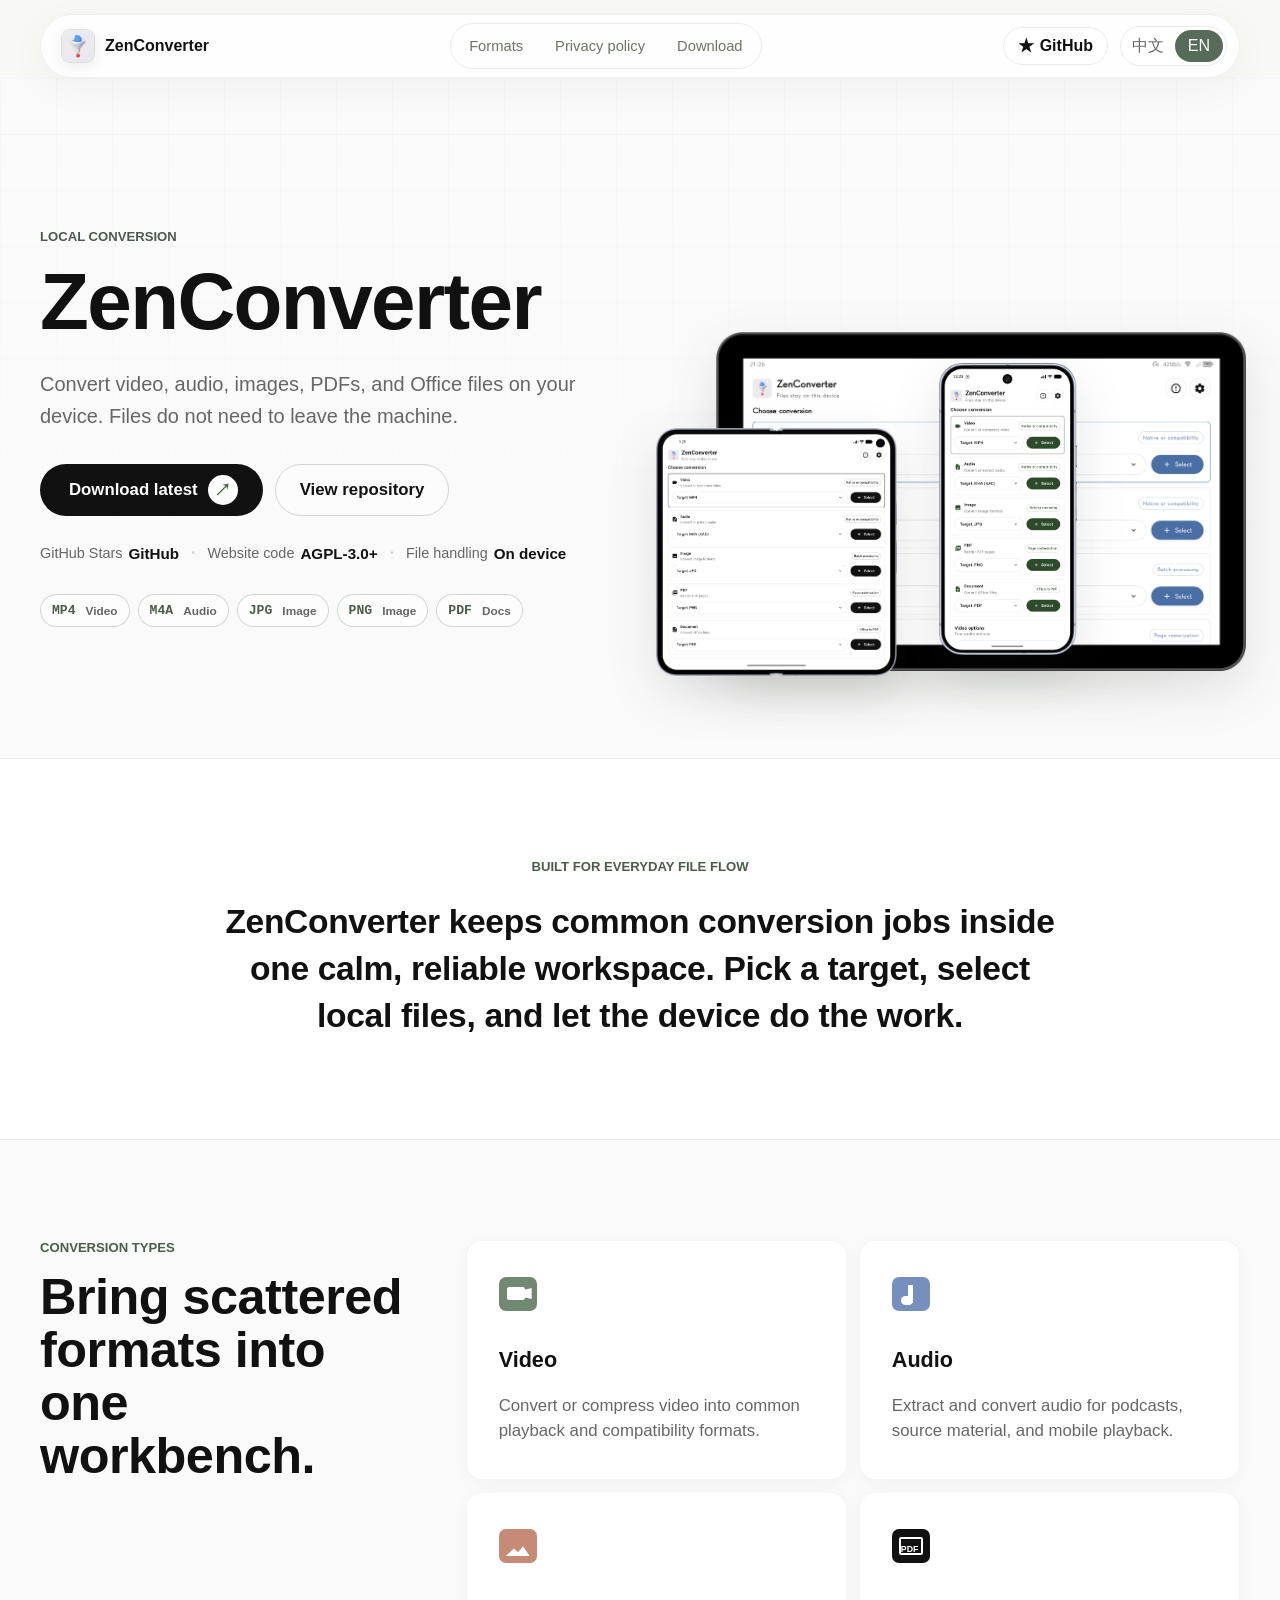
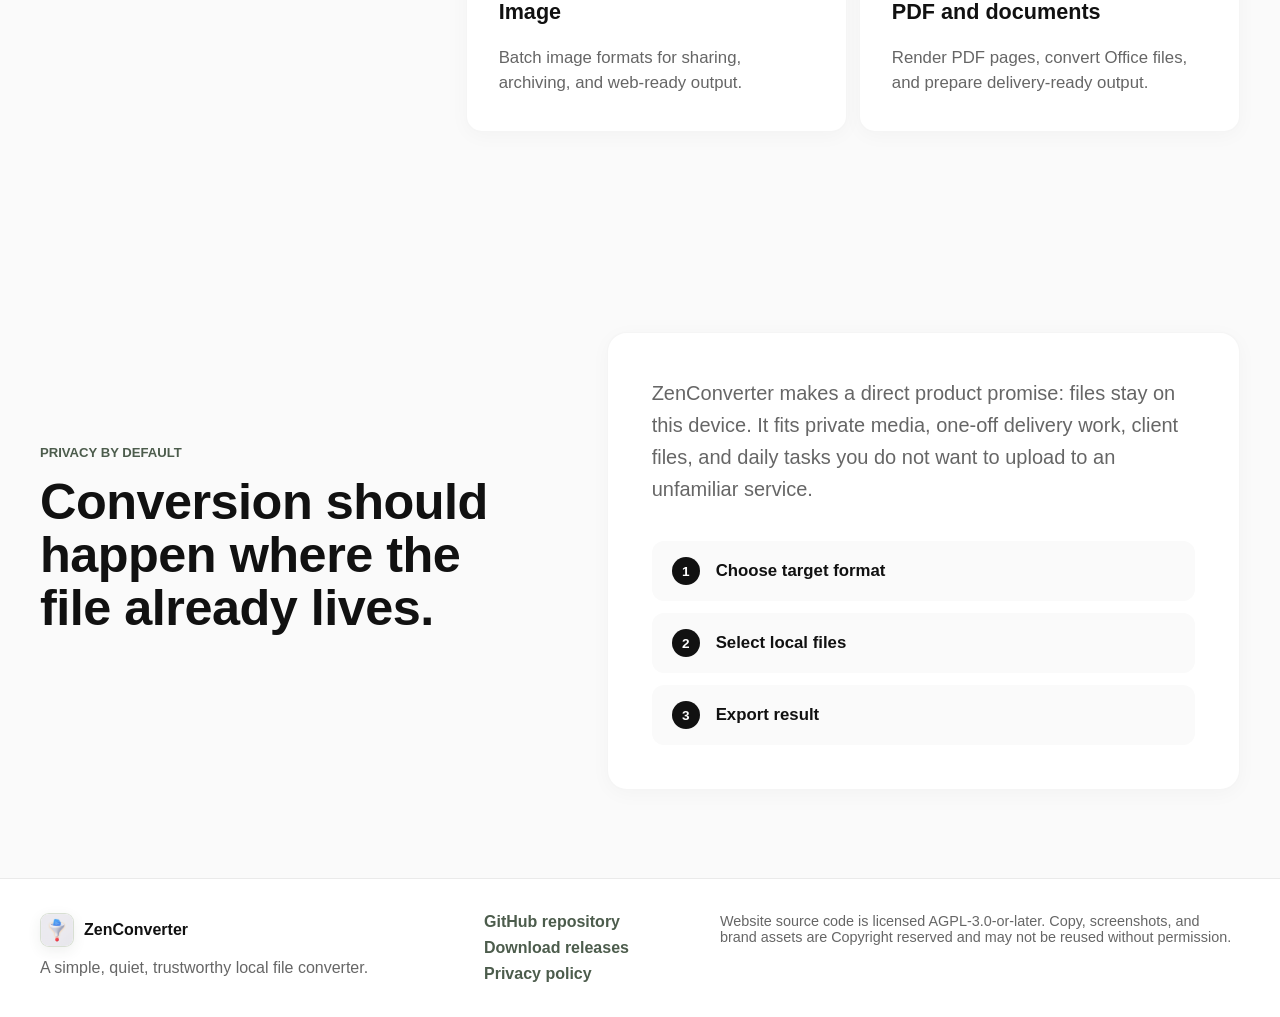
<file: index.html>
<!doctype html>
<html lang="zh-CN">
  <head>
    <meta charset="utf-8" />
    <meta name="viewport" content="width=device-width, initial-scale=1" />
    <title>ZenConverter | Local file conversion</title>
    <meta
      name="description"
      content="ZenConverter is a local file conversion app for video, audio, images, PDFs, and documents."
    />
    <meta name="theme-color" content="#f8f9f4" />
    <meta name="license" content="Website source code: AGPL-3.0-or-later. Copy, screenshots, and brand assets: all rights reserved." />
    <link rel="icon" href="./assets/brand/zenconverter-icon.png" type="image/png" />
    <link rel="apple-touch-icon" href="./assets/brand/zenconverter-icon.png" />
    <link rel="stylesheet" href="./assets/css/styles.css" />
  </head>
  <body>
    <a class="skip-link" href="#main" data-i18n="skip">跳到主要内容</a>

    <header class="site-header" aria-label="Primary">
      <nav class="nav-shell">
        <a class="brand" href="#top" aria-label="ZenConverter home">
          <img class="brand-mark" src="./assets/brand/zenconverter-icon.png" alt="" width="40" height="40" />
          <span>ZenConverter</span>
        </a>

        <div class="nav-links" aria-label="Section links">
          <a href="#formats" data-i18n="navFormats">格式</a>
          <a href="./privacy.html" data-i18n="navPrivacy">隐私政策</a>
          <a href="https://github.com/Jasonzhu1207/ZenConverter/releases" target="_blank" rel="noreferrer" data-i18n="navDownload">下载</a>
        </div>

        <div class="nav-actions">
          <a
            class="star-pill"
            href="https://github.com/Jasonzhu1207/ZenConverter"
            target="_blank"
            rel="noreferrer"
            aria-label="GitHub stars"
          >
            <span aria-hidden="true">★</span>
            <span data-stars>...</span>
          </a>
          <div class="language-toggle" aria-label="Language">
            <button type="button" data-lang-button="zh" aria-pressed="true">中文</button>
            <button type="button" data-lang-button="en" aria-pressed="false">EN</button>
          </div>
        </div>
      </nav>
    </header>

    <main id="main">
      <section class="hero" id="top" aria-labelledby="hero-title">
        <div class="shell hero-grid">
          <div class="hero-copy">
            <p class="eyebrow" data-i18n="heroEyebrow">本地格式转换</p>
            <h1 id="hero-title">ZenConverter</h1>
            <p class="hero-lede" data-i18n="heroLede">
              视频、音频、图片、PDF 和 Office 文件，在你的设备上完成转换。文件不必离开本机。
            </p>

            <div class="hero-actions" id="download">
              <a class="button primary" href="https://github.com/Jasonzhu1207/ZenConverter/releases" target="_blank" rel="noreferrer">
                <span data-i18n="downloadCta">下载最新版本</span>
                <span class="button-icon" aria-hidden="true">↗</span>
              </a>
              <a class="button secondary" href="https://github.com/Jasonzhu1207/ZenConverter" target="_blank" rel="noreferrer">
                <span data-i18n="repoCta">查看仓库</span>
              </a>
            </div>

            <ul class="proof-row" aria-label="Project signals">
              <li>
                <span class="proof-label" data-i18n="starsLabel">Stars</span>
                <strong class="proof-value" data-stars>...</strong>
              </li>
              <li class="separator" aria-hidden="true">·</li>
              <li>
                <span class="proof-label" data-i18n="licenseLabel">开源协议</span>
                <strong class="proof-value">AGPL-3.0+</strong>
              </li>
              <li class="separator" aria-hidden="true">·</li>
              <li>
                <span class="proof-label" data-i18n="privacyLabel">文件处理</span>
                <strong class="proof-value" data-i18n="privacyValue">本地设备</strong>
              </li>
            </ul>

            <ul class="format-rail" aria-label="Conversion categories">
              <li><span>MP4</span><small data-i18n="railVideo">视频</small></li>
              <li><span>M4A</span><small data-i18n="railAudio">音频</small></li>
              <li><span>JPG</span><small data-i18n="railImage">图片</small></li>
              <li><span>PNG</span><small data-i18n="railImage">图片</small></li>
              <li><span>PDF</span><small data-i18n="railOffice">文档</small></li>
            </ul>
          </div>

          <div class="hero-visual" aria-label="ZenConverter screenshots on phone, foldable, and tablet">
            <div class="device-stage">
              <img
                class="device device-pad"
                src="./assets/screenshots/zh/pad.png"
                data-src-zh="./assets/screenshots/zh/pad.png"
                data-src-en="./assets/screenshots/en/pad.png"
                data-alt-zh="ZenConverter 在横屏平板上的首页截图"
                data-alt-en="ZenConverter home screen on a landscape tablet"
                alt="ZenConverter 在横屏平板上的首页截图"
                width="2224"
                height="1421"
              />
              <img
                class="device device-fold"
                src="./assets/screenshots/zh/fold.png"
                data-src-zh="./assets/screenshots/zh/fold.png"
                data-src-en="./assets/screenshots/en/fold.png"
                data-alt-zh="ZenConverter 在 Pixel Fold 上的首页截图"
                data-alt-en="ZenConverter home screen on a Pixel Fold"
                alt="ZenConverter 在 Pixel Fold 上的首页截图"
                width="2201"
                height="2268"
              />
              <img
                class="device device-phone"
                src="./assets/screenshots/zh/phone.png"
                data-src-zh="./assets/screenshots/zh/phone.png"
                data-src-en="./assets/screenshots/en/phone.png"
                data-alt-zh="ZenConverter 在手机上的首页截图"
                data-alt-en="ZenConverter home screen on a phone"
                alt="ZenConverter 在手机上的首页截图"
                width="1410"
                height="2968"
              />
            </div>
          </div>
        </div>
      </section>

      <section class="section intro-strip" aria-label="Positioning">
        <div class="shell intro-center">
          <p class="section-kicker" data-i18n="introKicker">为日常文件流转设计</p>
          <p class="intro-text" data-i18n="introText">
            ZenConverter 把常见转换任务收在一个安静、可靠的界面里。选择目标格式，选中文件，剩下的交给本机处理。
          </p>
        </div>
      </section>

      <section class="section" id="formats" aria-labelledby="formats-title">
        <div class="shell split-section">
          <div>
            <p class="section-kicker" data-i18n="formatsKicker">转换类型</p>
            <h2 id="formats-title" data-i18n="formatsTitle">把杂乱格式收进同一个工作台。</h2>
          </div>
          <div class="feature-grid">
            <article class="feature-card">
              <span class="feature-icon video" aria-hidden="true"></span>
              <h3 data-i18n="featureVideoTitle">视频</h3>
              <p data-i18n="featureVideoBody">转换或压缩视频，快速输出常用播放和兼容格式。</p>
            </article>
            <article class="feature-card">
              <span class="feature-icon audio" aria-hidden="true"></span>
              <h3 data-i18n="featureAudioTitle">音频</h3>
              <p data-i18n="featureAudioBody">提取、转换音频，为播客、素材和移动端播放准备文件。</p>
            </article>
            <article class="feature-card">
              <span class="feature-icon image" aria-hidden="true"></span>
              <h3 data-i18n="featureImageTitle">图片</h3>
              <p data-i18n="featureImageBody">批量处理图片格式，在分享、归档和网页使用之间切换。</p>
            </article>
            <article class="feature-card">
              <span class="feature-icon pdf" aria-hidden="true"></span>
              <h3 data-i18n="featurePdfTitle">PDF 与文档</h3>
              <p data-i18n="featurePdfBody">渲染 PDF 页面，转换 Office 文件，把输出整理成可交付格式。</p>
            </article>
          </div>
        </div>
      </section>

      <section class="section privacy-section" id="privacy" aria-labelledby="privacy-title">
        <div class="shell privacy-grid">
          <div class="privacy-header">
            <p class="section-kicker" data-i18n="privacyKicker">隐私默认开启</p>
            <h2 id="privacy-title" data-i18n="privacyTitle">转换应该发生在文件所在的地方。</h2>
          </div>
          <div class="privacy-card">
            <p class="privacy-body" data-i18n="privacyBody">
              ZenConverter 的产品承诺很直接：文件留在这台设备。它适合处理私密素材、临时交付、客户文件，以及不想上传到陌生服务的日常任务。
            </p>
            <ul class="workflow">
              <li>
                <span class="step-num">1</span>
                <span data-i18n="stepOne">选择目标格式</span>
              </li>
              <li>
                <span class="step-num">2</span>
                <span data-i18n="stepTwo">选择本地文件</span>
              </li>
              <li>
                <span class="step-num">3</span>
                <span data-i18n="stepThree">导出结果</span>
              </li>
            </ul>
          </div>
        </div>
      </section>
    </main>

    <footer class="site-footer">
      <div class="shell footer-grid">
        <div>
          <a class="brand footer-brand" href="#top">
            <img class="brand-mark" src="./assets/brand/zenconverter-icon.png" alt="" width="40" height="40" />
            <span>ZenConverter</span>
          </a>
          <p data-i18n="footerTagline">一个简单、安静、可信赖的本地格式转换器。</p>
        </div>
        <div class="footer-links">
          <a href="https://github.com/Jasonzhu1207/ZenConverter" target="_blank" rel="noreferrer" data-i18n="footerRepo">GitHub 仓库</a>
          <a href="https://github.com/Jasonzhu1207/ZenConverter/releases" target="_blank" rel="noreferrer" data-i18n="footerReleases">下载发布版</a>
          <a href="./privacy.html" data-i18n="footerPrivacy">隐私政策</a>
        </div>
        <p class="legal" data-i18n="legal">
          网站代码以 AGPL-3.0-or-later 授权。文案、截图和品牌素材 Copyright 保留，未经许可不可复用。
        </p>
      </div>
    </footer>

    <script src="./assets/js/main.js" defer></script>
  </body>
</html>
</file>
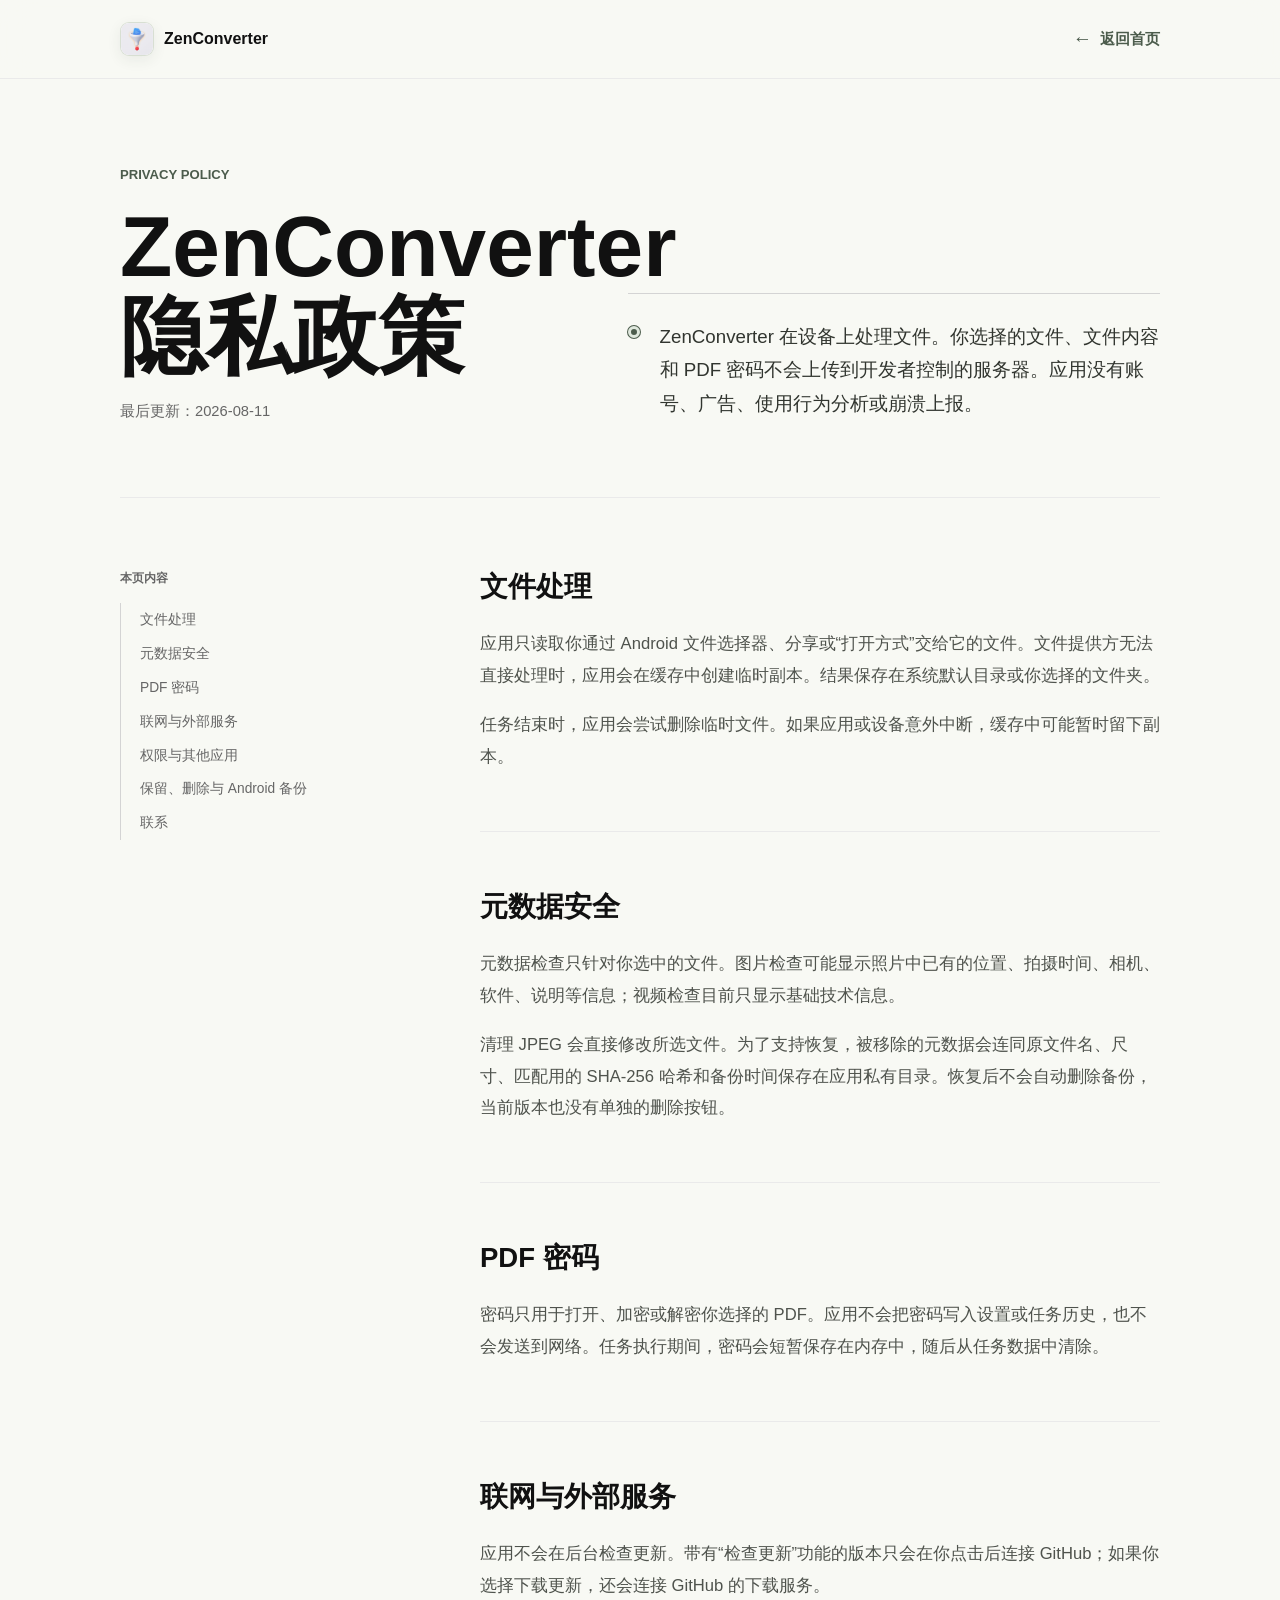
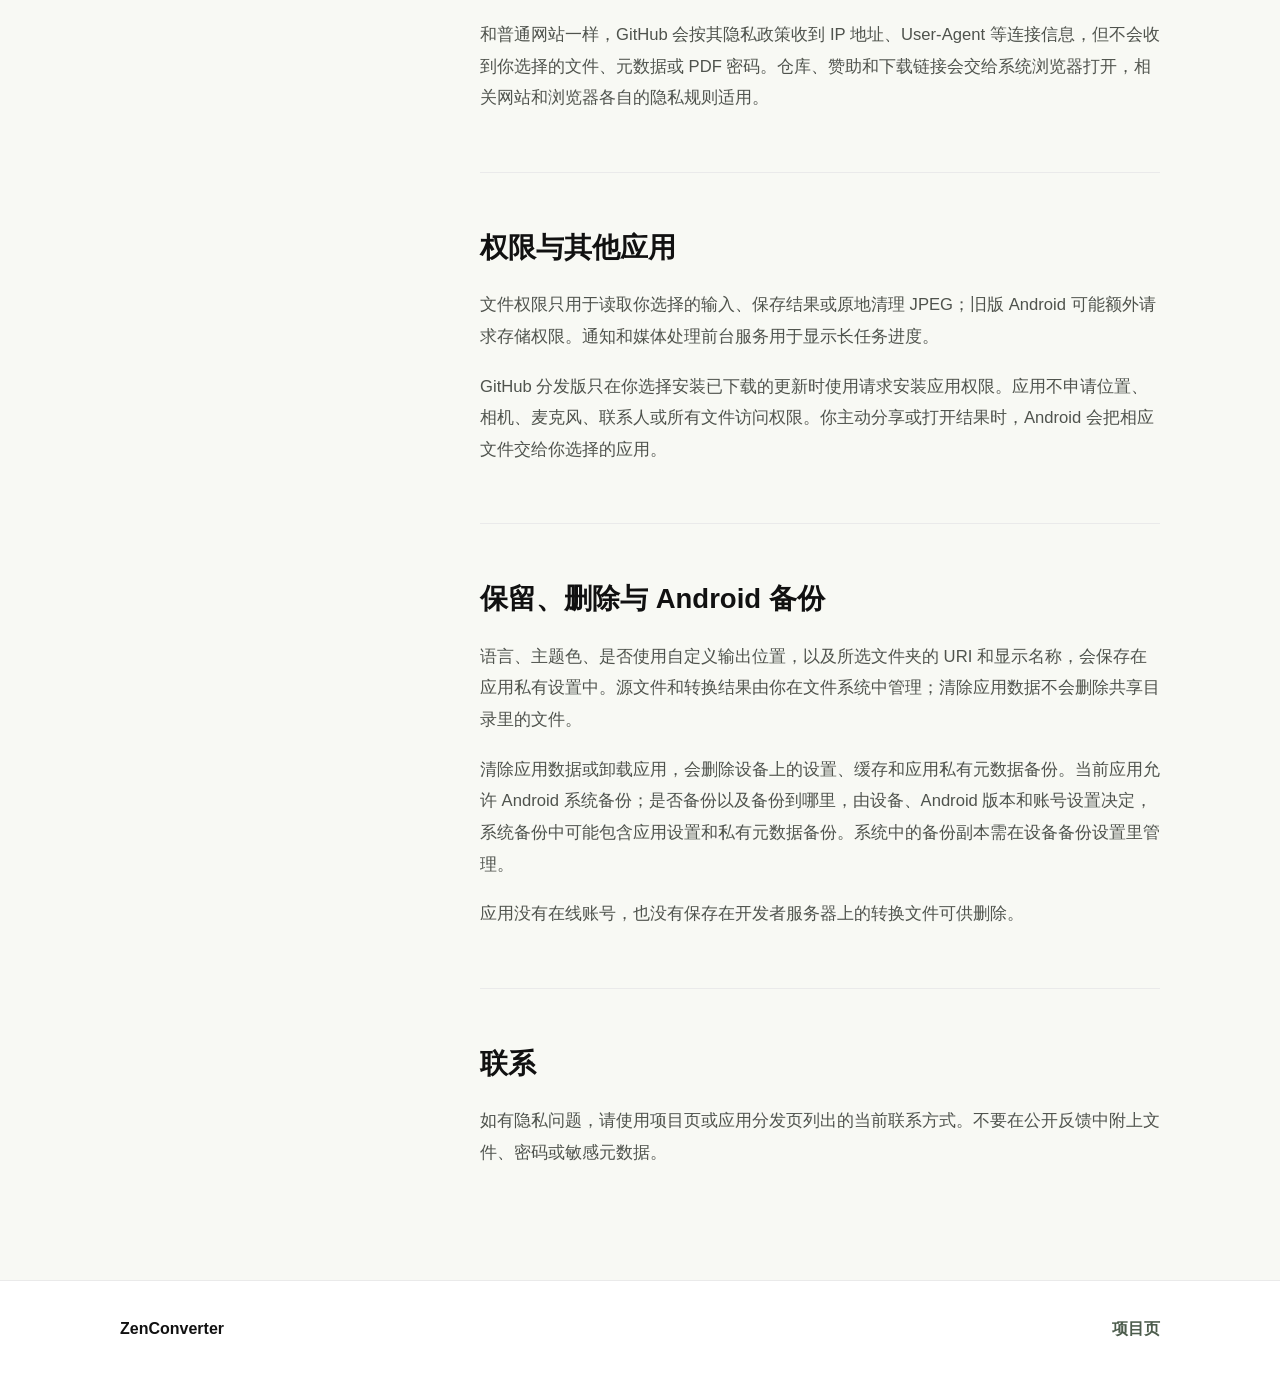
<file: privacy.html>
<!doctype html>
<html lang="zh-CN">
  <head>
    <meta charset="utf-8" />
    <meta name="viewport" content="width=device-width, initial-scale=1" />
    <title>ZenConverter 隐私政策</title>
    <meta
      name="description"
      content="ZenConverter 隐私政策：了解应用如何在设备上处理文件、元数据、PDF 密码和应用设置。"
    />
    <meta name="theme-color" content="#f8f9f4" />
    <meta name="robots" content="index, follow" />
    <link rel="icon" href="./assets/brand/zenconverter-icon.png" type="image/png" />
    <link rel="apple-touch-icon" href="./assets/brand/zenconverter-icon.png" />
    <link rel="stylesheet" href="./assets/css/styles.css" />
    <link rel="stylesheet" href="./assets/css/privacy.css" />
  </head>
  <body class="policy-page">
    <a class="skip-link" href="#policy-content">跳到政策正文</a>

    <header class="policy-header">
      <nav class="policy-nav shell" aria-label="主导航">
        <a class="brand" href="./index.html" aria-label="返回 ZenConverter 首页">
          <img class="brand-mark" src="./assets/brand/zenconverter-icon.png" alt="" width="40" height="40" />
          <span>ZenConverter</span>
        </a>
        <a class="home-link" href="./index.html">
          <span aria-hidden="true">←</span>
          <span>返回首页</span>
        </a>
      </nav>
    </header>

    <main id="policy-content">
      <header class="policy-hero shell">
        <div class="policy-heading">
          <p class="section-kicker">Privacy policy</p>
          <h1>ZenConverter<br />隐私政策</h1>
          <p class="policy-date">最后更新：<time datetime="2026-08-11">2026-08-11</time></p>
        </div>
        <div class="local-note">
          <span class="local-note-mark" aria-hidden="true"></span>
          <p>ZenConverter 在设备上处理文件。你选择的文件、文件内容和 PDF 密码不会上传到开发者控制的服务器。应用没有账号、广告、使用行为分析或崩溃上报。</p>
        </div>
      </header>

      <div class="policy-layout shell">
        <aside class="policy-index" aria-label="政策目录">
          <p>本页内容</p>
          <nav>
            <a href="#file-processing">文件处理</a>
            <a href="#metadata">元数据安全</a>
            <a href="#pdf-passwords">PDF 密码</a>
            <a href="#network">联网与外部服务</a>
            <a href="#permissions">权限与其他应用</a>
            <a href="#retention">保留、删除与 Android 备份</a>
            <a href="#contact">联系</a>
          </nav>
        </aside>

        <article class="policy-copy">
          <section id="file-processing">
            <h2>文件处理</h2>
            <p>应用只读取你通过 Android 文件选择器、分享或“打开方式”交给它的文件。文件提供方无法直接处理时，应用会在缓存中创建临时副本。结果保存在系统默认目录或你选择的文件夹。</p>
            <p>任务结束时，应用会尝试删除临时文件。如果应用或设备意外中断，缓存中可能暂时留下副本。</p>
          </section>

          <section id="metadata">
            <h2>元数据安全</h2>
            <p>元数据检查只针对你选中的文件。图片检查可能显示照片中已有的位置、拍摄时间、相机、软件、说明等信息；视频检查目前只显示基础技术信息。</p>
            <p>清理 JPEG 会直接修改所选文件。为了支持恢复，被移除的元数据会连同原文件名、尺寸、匹配用的 SHA-256 哈希和备份时间保存在应用私有目录。恢复后不会自动删除备份，当前版本也没有单独的删除按钮。</p>
          </section>

          <section id="pdf-passwords">
            <h2>PDF 密码</h2>
            <p>密码只用于打开、加密或解密你选择的 PDF。应用不会把密码写入设置或任务历史，也不会发送到网络。任务执行期间，密码会短暂保存在内存中，随后从任务数据中清除。</p>
          </section>

          <section id="network">
            <h2>联网与外部服务</h2>
            <p>应用不会在后台检查更新。带有“检查更新”功能的版本只会在你点击后连接 GitHub；如果你选择下载更新，还会连接 GitHub 的下载服务。</p>
            <p>和普通网站一样，GitHub 会按其隐私政策收到 IP 地址、User-Agent 等连接信息，但不会收到你选择的文件、元数据或 PDF 密码。仓库、赞助和下载链接会交给系统浏览器打开，相关网站和浏览器各自的隐私规则适用。</p>
          </section>

          <section id="permissions">
            <h2>权限与其他应用</h2>
            <p>文件权限只用于读取你选择的输入、保存结果或原地清理 JPEG；旧版 Android 可能额外请求存储权限。通知和媒体处理前台服务用于显示长任务进度。</p>
            <p>GitHub 分发版只在你选择安装已下载的更新时使用请求安装应用权限。应用不申请位置、相机、麦克风、联系人或所有文件访问权限。你主动分享或打开结果时，Android 会把相应文件交给你选择的应用。</p>
          </section>

          <section id="retention">
            <h2>保留、删除与 Android 备份</h2>
            <p>语言、主题色、是否使用自定义输出位置，以及所选文件夹的 URI 和显示名称，会保存在应用私有设置中。源文件和转换结果由你在文件系统中管理；清除应用数据不会删除共享目录里的文件。</p>
            <p>清除应用数据或卸载应用，会删除设备上的设置、缓存和应用私有元数据备份。当前应用允许 Android 系统备份；是否备份以及备份到哪里，由设备、Android 版本和账号设置决定，系统备份中可能包含应用设置和私有元数据备份。系统中的备份副本需在设备备份设置里管理。</p>
            <p>应用没有在线账号，也没有保存在开发者服务器上的转换文件可供删除。</p>
          </section>

          <section id="contact">
            <h2>联系</h2>
            <p>如有隐私问题，请使用项目页或应用分发页列出的当前联系方式。不要在公开反馈中附上文件、密码或敏感元数据。</p>
          </section>
        </article>
      </div>
    </main>

    <footer class="policy-footer">
      <div class="shell policy-footer-inner">
        <p>ZenConverter</p>
        <a href="https://github.com/Jasonzhu1207/ZenConverter" target="_blank" rel="noreferrer">项目页</a>
      </div>
    </footer>
  </body>
</html>
</file>
<file: assets/css/styles.css>
:root {
  color-scheme: light;
  --paper: #fafafa;
  --paper-strong: #ffffff;
  --ink: #111111;
  --muted: #666666;
  --line: #eaeaea;
  --line-strong: #d4d4d4;
  --green: #718970;
  --green-deep: #4c5c4c;
  --blue: #7690bd;
  --clay: #c58b76;
  --butter: #f3edcf;
  --shadow-sm: 0 4px 20px rgba(0, 0, 0, 0.03);
  --shadow: 0 12px 30px rgba(0, 0, 0, 0.06);
  --max: 1200px;
  --radius: 12px;
  font-family:
    "Inter",
    "Segoe UI Variable",
    "Segoe UI",
    "HarmonyOS Sans SC",
    "Microsoft YaHei UI",
    sans-serif;
}

* {
  box-sizing: border-box;
}

html {
  scroll-behavior: smooth;
}

body {
  margin: 0;
  min-width: 320px;
  background: var(--paper);
  color: var(--ink);
  font: 400 16px/1.6 var(--body-font, inherit);
  text-rendering: optimizeLegibility;
  -webkit-font-smoothing: antialiased;
}

body::selection {
  background: var(--butter);
  color: var(--ink);
}

a {
  color: inherit;
  text-decoration: none;
}

img {
  display: block;
  max-width: 100%;
  height: auto;
}

button,
a {
  -webkit-tap-highlight-color: transparent;
}

button {
  font: inherit;
}

:focus-visible {
  outline: 3px solid rgba(82, 120, 179, 0.55);
  outline-offset: 4px;
}

.skip-link {
  position: fixed;
  top: 12px;
  left: 12px;
  z-index: 100;
  transform: translateY(-140%);
  border-radius: 999px;
  background: var(--ink);
  color: #fff;
  padding: 10px 14px;
  transition: transform 160ms ease;
}

.skip-link:focus {
  transform: translateY(0);
}

.shell {
  width: min(calc(100% - 40px), var(--max));
  margin-inline: auto;
}

.site-header {
  position: sticky;
  top: 0;
  z-index: 20;
  padding: 14px 0 0;
  background: rgba(248, 249, 244, 0.9);
  backdrop-filter: blur(16px);
}

.nav-shell {
  width: min(calc(100% - 40px), var(--max));
  min-height: 58px;
  margin-inline: auto;
  display: flex;
  align-items: center;
  justify-content: space-between;
  gap: 18px;
  border: 1px solid rgba(0, 0, 0, 0.06);
  border-radius: 999px;
  background: rgba(255, 255, 255, 0.85);
  padding: 8px 12px 8px 20px;
  box-shadow: 0 10px 40px rgba(0, 0, 0, 0.04);
}

.brand {
  display: inline-flex;
  align-items: center;
  gap: 10px;
  min-width: max-content;
  font-weight: 720;
  font-size: 1rem;
}

.brand-mark {
  width: 34px;
  height: 34px;
  border-radius: 9px;
  object-fit: cover;
  background: #fff;
  border: 1px solid rgba(214, 222, 209, 0.95);
  box-shadow: 0 4px 14px rgba(48, 60, 45, 0.08);
}

.nav-links {
  display: flex;
  align-items: center;
  gap: 4px;
  border: 1px solid var(--line);
  border-radius: 999px;
  padding: 4px;
  color: #6d746a;
  font-size: 0.92rem;
}

.nav-links a {
  min-height: 36px;
  display: inline-flex;
  align-items: center;
  border-radius: 999px;
  padding: 0 14px;
  transition:
    background 160ms ease,
    color 160ms ease;
}

.nav-links a:hover {
  background: #fff;
  color: var(--ink);
}

.nav-actions {
  display: flex;
  align-items: center;
  gap: 12px;
}

.star-pill {
  min-height: 38px;
  display: inline-flex;
  align-items: center;
  gap: 6px;
  border-radius: 999px;
  border: 1px solid var(--line);
  padding: 0 14px;
  font-weight: 700;
  color: var(--ink);
  background: #fff;
}

.language-toggle {
  display: inline-flex;
  align-items: center;
  gap: 3px;
  border: 1px solid var(--line);
  border-radius: 999px;
  background: #fff;
  padding: 3px;
}

.language-toggle button {
  min-width: 48px;
  min-height: 32px;
  border: 0;
  border-radius: 999px;
  background: transparent;
  color: var(--muted);
  cursor: pointer;
}

.language-toggle button[aria-pressed="true"] {
  background: #566b58;
  color: #fff;
}

.hero {
  position: relative;
  overflow: hidden;
  padding: 80px 0 60px;
  min-height: 0;
}

.hero::before {
  content: "";
  position: absolute;
  inset: 0;
  pointer-events: none;
  background-image:
    linear-gradient(rgba(113, 137, 112, 0.038) 1px, transparent 1px),
    linear-gradient(90deg, rgba(113, 137, 112, 0.034) 1px, transparent 1px);
  background-size: 56px 56px;
  mask-image: linear-gradient(180deg, #000 0%, transparent 78%);
}

.hero-grid {
  position: relative;
  display: grid;
  grid-template-columns: minmax(0, 1fr) minmax(460px, 1.1fr);
  align-items: center;
  gap: 50px;
}

.hero-copy {
  padding: 0;
}

.eyebrow,
.section-kicker {
  margin: 0 0 16px;
  color: var(--green-deep);
  font-size: 0.82rem;
  font-weight: 700;
  text-transform: uppercase;
}

h1,
h2,
h3,
p {
  margin-top: 0;
}

h1,
h2 {
  font-family:
    "Aptos Display",
    "Segoe UI Variable Display",
    "Segoe UI",
    "HarmonyOS Sans SC",
    "Microsoft YaHei UI",
    sans-serif;
  font-weight: 700;
  line-height: 1.05;
  letter-spacing: -0.01em;
}

h1 {
  margin-bottom: 24px;
  font-size: 5rem;
  letter-spacing: -0.02em;
}

.hero-lede {
  max-width: 620px;
  color: var(--muted);
  font-size: 1.25rem;
  line-height: 1.6;
  margin-bottom: 32px;
}

.hero-actions {
  display: flex;
  flex-wrap: wrap;
  gap: 12px;
  margin-bottom: 28px;
}

.button {
  min-height: 52px;
  display: inline-flex;
  align-items: center;
  justify-content: center;
  gap: 10px;
  border-radius: 999px;
  padding: 0 24px;
  border: 1px solid transparent;
  font-weight: 600;
  font-size: 1.05rem;
  transition:
    transform 160ms ease,
    background 160ms ease,
    border-color 160ms ease;
}

.button:hover {
  transform: translateY(-1px);
}

.button.primary {
  background: var(--ink);
  color: #fff;
  padding-left: 28px;
}

.button.primary:hover {
  background: #333;
}

.button.secondary {
  color: var(--ink);
  border-color: var(--line-strong);
  background: rgba(255, 255, 255, 0.58);
}

.button.secondary:hover {
  background: #fff;
  border-color: var(--line-strong);
}

.button-icon {
  display: grid;
  place-items: center;
  width: 30px;
  height: 30px;
  border-radius: 999px;
  background: #fff;
  color: #4c6a50;
}

.proof-row {
  display: flex;
  align-items: center;
  flex-wrap: wrap;
  gap: 12px;
  margin: 0 0 32px;
  padding: 0;
  list-style: none;
}

.proof-row li {
  display: flex;
  align-items: center;
  gap: 6px;
}

.proof-row .separator {
  color: var(--line-strong);
  font-weight: 700;
  user-select: none;
}

.proof-label {
  color: var(--muted);
  font-size: 0.9rem;
}

.proof-value {
  color: var(--ink);
  font-size: 0.95rem;
  font-weight: 600;
}

.format-rail {
  display: flex;
  flex-wrap: wrap;
  gap: 8px;
  margin: 0;
  padding: 0;
  list-style: none;
}

.format-rail li {
  min-width: 84px;
  border: 1px solid rgba(42, 81, 48, 0.22);
  border-radius: 999px;
  background: rgba(255, 255, 255, 0.62);
  display: inline-flex;
  align-items: center;
  justify-content: space-between;
  gap: 10px;
  padding: 8px 11px;
}

.format-rail span {
  font-family: "Cascadia Mono", "JetBrains Mono", ui-monospace, monospace;
  font-size: 0.82rem;
  font-weight: 720;
  color: var(--green-deep);
}

.format-rail small {
  color: var(--muted);
  font-size: 0.74rem;
  font-weight: 700;
}

.hero-visual {
  min-height: 540px;
  display: grid;
  align-items: center;
}

.device-stage {
  position: relative;
  height: 540px;
  width: 100%;
  isolation: isolate;
}

.device-stage::before {
  content: "";
  position: absolute;
  left: 7%;
  right: 5%;
  bottom: 2%;
  height: 38%;
  border-radius: 999px;
  background: rgba(106, 126, 101, 0.075);
  filter: blur(20px);
}

.device {
  position: absolute;
  user-select: none;
  filter: drop-shadow(0 18px 24px rgba(34, 43, 32, 0.12));
}

.device-pad {
  z-index: 1;
  right: -1%;
  bottom: 5%;
  width: 88%;
}

.device-fold {
  z-index: 2;
  left: 3%;
  bottom: 4%;
  width: 40%;
}

.device-phone {
  z-index: 3;
  right: 27%;
  bottom: 8%;
  width: 23%;
}

.section {
  padding: 100px 0;
}

.intro-strip {
  padding: 100px 0;
  border-top: 1px solid var(--line);
  border-bottom: 1px solid var(--line);
  background: #fff;
}

.intro-center {
  max-width: 860px;
  margin: 0 auto;
  text-align: center;
}

.intro-strip .section-kicker {
  color: var(--green-deep);
  margin-bottom: 24px;
}

.intro-text {
  margin-bottom: 0;
  font-size: 2.1rem;
  line-height: 1.4;
  font-weight: 600;
  color: var(--ink);
  letter-spacing: -0.01em;
}

.split-section {
  display: grid;
  grid-template-columns: minmax(250px, 0.48fr) minmax(0, 1fr);
  gap: 54px;
}

.split-section h2,
.privacy-header h2 {
  max-width: 470px;
  font-size: 3.15rem;
}

.feature-grid {
  display: grid;
  grid-template-columns: repeat(2, minmax(0, 1fr));
  gap: 12px;
}

.feature-card {
  min-height: 240px;
  border: 1px solid rgba(0, 0, 0, 0.04);
  border-radius: 16px;
  background: #fff;
  padding: 36px 32px;
  display: flex;
  flex-direction: column;
  justify-content: space-between;
  box-shadow: var(--shadow-sm);
  transition:
    transform 0.2s ease,
    box-shadow 0.2s ease;
}

.feature-card:hover {
  transform: translateY(-2px);
  box-shadow: var(--shadow);
}

.feature-card h3 {
  margin: 24px 0 8px;
  font-size: 1.35rem;
  line-height: 1.2;
}

.feature-card p {
  margin-bottom: 0;
  color: var(--muted);
  font-size: 1.05rem;
  line-height: 1.5;
}

.feature-icon {
  width: 38px;
  height: 34px;
  display: inline-block;
  border-radius: 7px;
  background: var(--green);
  position: relative;
}

.feature-icon::before,
.feature-icon::after {
  content: "";
  position: absolute;
  background: #fff;
}

.feature-icon.video::before {
  width: 18px;
  height: 13px;
  left: 8px;
  top: 10px;
  border-radius: 2px;
}

.feature-icon.video::after {
  width: 9px;
  height: 11px;
  right: 5px;
  top: 11px;
  clip-path: polygon(0 20%, 100% 0, 100% 100%, 0 80%);
}

.feature-icon.audio {
  background: var(--blue);
}

.feature-icon.audio::before {
  width: 5px;
  height: 18px;
  left: 16px;
  top: 8px;
}

.feature-icon.audio::after {
  width: 12px;
  height: 9px;
  left: 9px;
  bottom: 6px;
  border-radius: 999px;
}

.feature-icon.image {
  background: var(--clay);
}

.feature-icon.image::before {
  width: 24px;
  height: 14px;
  left: 7px;
  bottom: 7px;
  clip-path: polygon(0 100%, 34% 45%, 52% 72%, 72% 30%, 100% 100%);
}

.feature-icon.pdf {
  background: var(--ink);
}

.feature-icon.pdf::before {
  inset: 8px 7px;
  border-radius: 2px;
  background: transparent;
  border: 2px solid #fff;
}

.feature-icon.pdf::after {
  content: "PDF";
  inset: auto auto 9px 9px;
  color: #fff;
  background: transparent;
  font-size: 0.55rem;
  font-weight: 900;
}

.privacy-section {
  padding-bottom: 88px;
}

.privacy-grid {
  display: grid;
  grid-template-columns: minmax(280px, 0.8fr) minmax(0, 1fr);
  gap: 60px;
  align-items: center;
}

.privacy-header {
  padding-right: 20px;
}

.privacy-header .section-kicker {
  color: var(--green-deep);
}

.privacy-card {
  border: 1px solid rgba(0, 0, 0, 0.04);
  border-radius: 20px;
  background: #fff;
  padding: 44px;
  box-shadow: var(--shadow-sm);
}

.privacy-body {
  font-size: 1.25rem;
  line-height: 1.6;
  color: var(--muted);
  margin-bottom: 36px;
}

.workflow {
  display: flex;
  flex-direction: column;
  gap: 12px;
  margin: 0;
  padding: 0;
  list-style: none;
}

.workflow li {
  display: flex;
  align-items: center;
  gap: 16px;
  padding: 16px 20px;
  border-radius: 12px;
  background: var(--paper);
  font-weight: 600;
  font-size: 1.05rem;
  color: var(--ink);
}

.step-num {
  display: grid;
  place-items: center;
  width: 28px;
  height: 28px;
  border-radius: 50%;
  background: var(--ink);
  color: #fff;
  font-size: 0.85rem;
  font-weight: 700;
}

.site-footer {
  border-top: 1px solid var(--line);
  background: #fff;
  padding: 34px 0;
}

.footer-grid {
  display: grid;
  grid-template-columns: minmax(230px, 0.8fr) minmax(160px, 0.4fr) minmax(280px, 1fr);
  gap: 28px;
  align-items: start;
}

.footer-brand {
  margin-bottom: 12px;
}

.site-footer p {
  margin: 0;
  color: var(--muted);
}

.footer-links {
  display: grid;
  gap: 8px;
}

.footer-links a {
  color: var(--green-deep);
  font-weight: 800;
}

.legal {
  font-size: 0.9rem;
}

@media (prefers-reduced-motion: reduce) {
  *,
  *::before,
  *::after {
    scroll-behavior: auto !important;
    transition-duration: 0.01ms !important;
    animation-duration: 0.01ms !important;
    animation-iteration-count: 1 !important;
  }
}

@media (max-width: 1020px) {
  .hero-grid,
  .split-section,
  .privacy-grid,
  .footer-grid {
    grid-template-columns: 1fr;
  }

  .hero {
    padding-top: 54px;
  }

  .hero-copy {
    padding-top: 28px;
  }

  h1 {
    font-size: 4.25rem;
  }

  .hero-visual {
    min-height: 500px;
  }

  .device-stage {
    height: 500px;
  }

  .device-pad {
    width: 88%;
    right: -2%;
    bottom: 6%;
  }

  .device-fold {
    width: 42%;
    left: 3%;
    bottom: 5%;
  }

.device-phone {
  width: 24%;
  right: 24%;
  bottom: 9%;
}

  .intro-grid {
    grid-template-columns: 1fr;
  }

  .intro-text {
    font-size: 1.72rem;
  }
}

@media (max-width: 760px) {
  .shell,
  .nav-shell {
    width: min(calc(100% - 28px), var(--max));
  }

  .site-header {
    padding-top: 10px;
  }

  .nav-shell {
    min-height: 0;
    border-radius: 24px;
    flex-wrap: wrap;
    padding: 10px;
  }

  .brand {
    flex: 1 1 auto;
  }

  .nav-links {
    order: 3;
    width: 100%;
    justify-content: space-between;
  }

  .nav-links a {
    flex: 1;
    justify-content: center;
    padding: 0 8px;
  }

  .star-pill {
    display: none;
  }

  .hero {
    min-height: auto;
    padding: 34px 0 22px;
  }

  .eyebrow,
  .section-kicker {
    font-size: 0.78rem;
  }

  h1 {
    font-size: 3.28rem;
    margin-bottom: 16px;
  }

  .hero-lede {
    font-size: 1.08rem;
    margin-bottom: 22px;
  }

  .hero-actions {
    flex-wrap: nowrap;
    gap: 8px;
    margin-bottom: 14px;
  }

  .button {
    width: auto;
    min-width: 0;
    padding-inline: 12px;
  }

  .button.primary {
    flex: 1.3;
    padding-left: 14px;
  }

  .button.secondary {
    flex: 0.9;
  }

  .proof-row {
    grid-template-columns: repeat(3, minmax(0, 1fr));
    gap: 6px;
    margin-bottom: 0;
  }

  .proof-row div {
    min-height: 62px;
    padding: 9px 10px;
  }

  .proof-row dt {
    font-size: 0.68rem;
  }

  .proof-row dd {
    font-size: 0.9rem;
  }

  .format-rail {
    display: none;
  }

  .hero-visual {
    min-height: 300px;
    margin-top: 8px;
  }

  .device-stage {
    height: 300px;
  }

  .device-stage::before {
    left: 4%;
    right: 4%;
    bottom: 6%;
    width: auto;
  }

  .device-pad {
    width: 102%;
    right: -18%;
    bottom: 8%;
  }

  .device-fold {
    width: 56%;
    left: -10%;
    bottom: 7%;
  }

.device-phone {
  width: 32%;
  right: 13%;
  bottom: 13%;
  top: auto;
}

  .section {
    padding: 54px 0;
  }

  .intro-strip {
    padding-top: 24px;
  }

  .intro-text {
    font-size: 1.34rem;
  }

  .split-section h2,
  .privacy-panel h2 {
    font-size: 2.34rem;
  }

  .feature-grid,
  .workflow {
    grid-template-columns: 1fr;
  }

  .feature-card {
    min-height: 190px;
  }

  .privacy-panel,
  .privacy-copy {
    padding: 24px;
  }

  .privacy-panel {
    min-height: 260px;
  }

  .privacy-copy p {
    font-size: 1.12rem;
  }
}

@media (max-width: 430px) {
  h1 {
    font-size: 2.76rem;
  }

  .hero-visual {
    min-height: 250px;
  }

  .device-stage {
    height: 250px;
  }

  .device-pad {
    width: 108%;
    right: -22%;
    bottom: 8%;
  }

  .device-fold {
    width: 60%;
    left: -14%;
    bottom: 7%;
  }

.device-phone {
  width: 35%;
  right: 10%;
  bottom: 13%;
}
}

@media (max-width: 360px) {
  .hero-actions {
    flex-wrap: wrap;
  }

  .button {
    width: 100%;
    flex: auto;
  }
}
</file>
<file: assets/css/privacy.css>
.policy-page {
  --policy-max: 1040px;
  background: #f8f9f4;
}

.policy-page .shell {
  width: min(calc(100% - 40px), var(--policy-max));
}

.policy-header {
  border-bottom: 1px solid var(--line);
  background: rgba(248, 249, 244, 0.92);
  backdrop-filter: blur(16px);
}

.policy-nav {
  min-height: 78px;
  display: flex;
  align-items: center;
  justify-content: space-between;
  gap: 24px;
}

.home-link {
  display: inline-flex;
  align-items: center;
  gap: 8px;
  color: var(--green-deep);
  font-size: 0.95rem;
  font-weight: 700;
}

.home-link span[aria-hidden="true"] {
  font-size: 1.2rem;
  transition: transform 160ms ease;
}

.home-link:hover span[aria-hidden="true"] {
  transform: translateX(-3px);
}

.policy-hero {
  display: grid;
  grid-template-columns: minmax(0, 0.9fr) minmax(360px, 1.1fr);
  gap: 72px;
  align-items: end;
  padding-block: 88px 76px;
}

.policy-heading .section-kicker {
  margin-bottom: 20px;
}

.policy-heading h1 {
  margin-bottom: 20px;
  font-size: 5.35rem;
  letter-spacing: 0;
}

.policy-date {
  margin-bottom: 0;
  color: var(--muted);
  font-size: 0.92rem;
}

.local-note {
  position: relative;
  border-top: 1px solid var(--line-strong);
  padding: 26px 0 0 32px;
}

.local-note-mark {
  position: absolute;
  top: 32px;
  left: 0;
  width: 12px;
  height: 12px;
  border: 3px solid #dfe8dd;
  border-radius: 50%;
  background: var(--green-deep);
  box-shadow: 0 0 0 1px var(--green-deep);
}

.local-note p {
  margin-bottom: 0;
  color: #31352f;
  font-size: 1.17rem;
  line-height: 1.8;
}

.policy-layout {
  display: grid;
  grid-template-columns: 210px minmax(0, 680px);
  justify-content: space-between;
  gap: 76px;
  border-top: 1px solid var(--line);
  padding-block: 72px 112px;
}

.policy-index {
  position: sticky;
  top: 32px;
  align-self: start;
}

.policy-index > p {
  margin-bottom: 16px;
  color: var(--muted);
  font-size: 0.78rem;
  font-weight: 750;
}

.policy-index nav {
  display: grid;
  border-left: 1px solid var(--line-strong);
}

.policy-index a {
  margin-left: -1px;
  border-left: 2px solid transparent;
  padding: 7px 0 7px 18px;
  color: var(--muted);
  font-size: 0.86rem;
  line-height: 1.45;
  transition:
    border-color 160ms ease,
    color 160ms ease;
}

.policy-index a:hover,
.policy-index a:focus-visible {
  border-left-color: var(--green-deep);
  color: var(--ink);
}

.policy-copy section {
  scroll-margin-top: 32px;
  padding-bottom: 58px;
}

.policy-copy section + section {
  border-top: 1px solid var(--line);
  padding-top: 58px;
}

.policy-copy section:last-child {
  padding-bottom: 0;
}

.policy-copy h2 {
  margin-bottom: 24px;
  font-size: 1.72rem;
  line-height: 1.25;
  letter-spacing: 0;
}

.policy-copy p {
  margin-bottom: 18px;
  color: #4f534d;
  font-size: 1.04rem;
  line-height: 1.9;
}

.policy-copy p:last-child {
  margin-bottom: 0;
}

.policy-footer {
  border-top: 1px solid var(--line);
  background: #fff;
}

.policy-footer-inner {
  min-height: 96px;
  display: flex;
  align-items: center;
  justify-content: space-between;
  gap: 24px;
}

.policy-footer p {
  margin: 0;
  font-weight: 720;
}

.policy-footer a {
  color: var(--green-deep);
  font-weight: 700;
}

@media (max-width: 760px) {
  .policy-page .shell {
    width: min(calc(100% - 32px), var(--policy-max));
  }

  .policy-nav {
    min-height: 68px;
  }

  .policy-hero {
    grid-template-columns: 1fr;
    gap: 42px;
    padding-block: 58px 54px;
  }

  .policy-heading h1 {
    font-size: 3.25rem;
  }

  .local-note {
    padding-top: 22px;
  }

  .local-note-mark {
    top: 28px;
  }

  .local-note p {
    font-size: 1.05rem;
    line-height: 1.75;
  }

  .policy-layout {
    grid-template-columns: 1fr;
    gap: 48px;
    padding-block: 48px 76px;
  }

  .policy-index {
    position: static;
  }

  .policy-index nav {
    grid-template-columns: repeat(2, minmax(0, 1fr));
    gap: 8px 20px;
  }

  .policy-copy section {
    padding-bottom: 44px;
  }

  .policy-copy section + section {
    padding-top: 44px;
  }

  .policy-copy h2 {
    font-size: 1.48rem;
  }

  .policy-copy p {
    font-size: 1rem;
    line-height: 1.82;
  }
}

@media (max-width: 420px) {
  .policy-heading h1 {
    font-size: 2.75rem;
  }

  .policy-index nav {
    grid-template-columns: 1fr;
  }

  .home-link span:last-child {
    display: none;
  }
}
</file>
